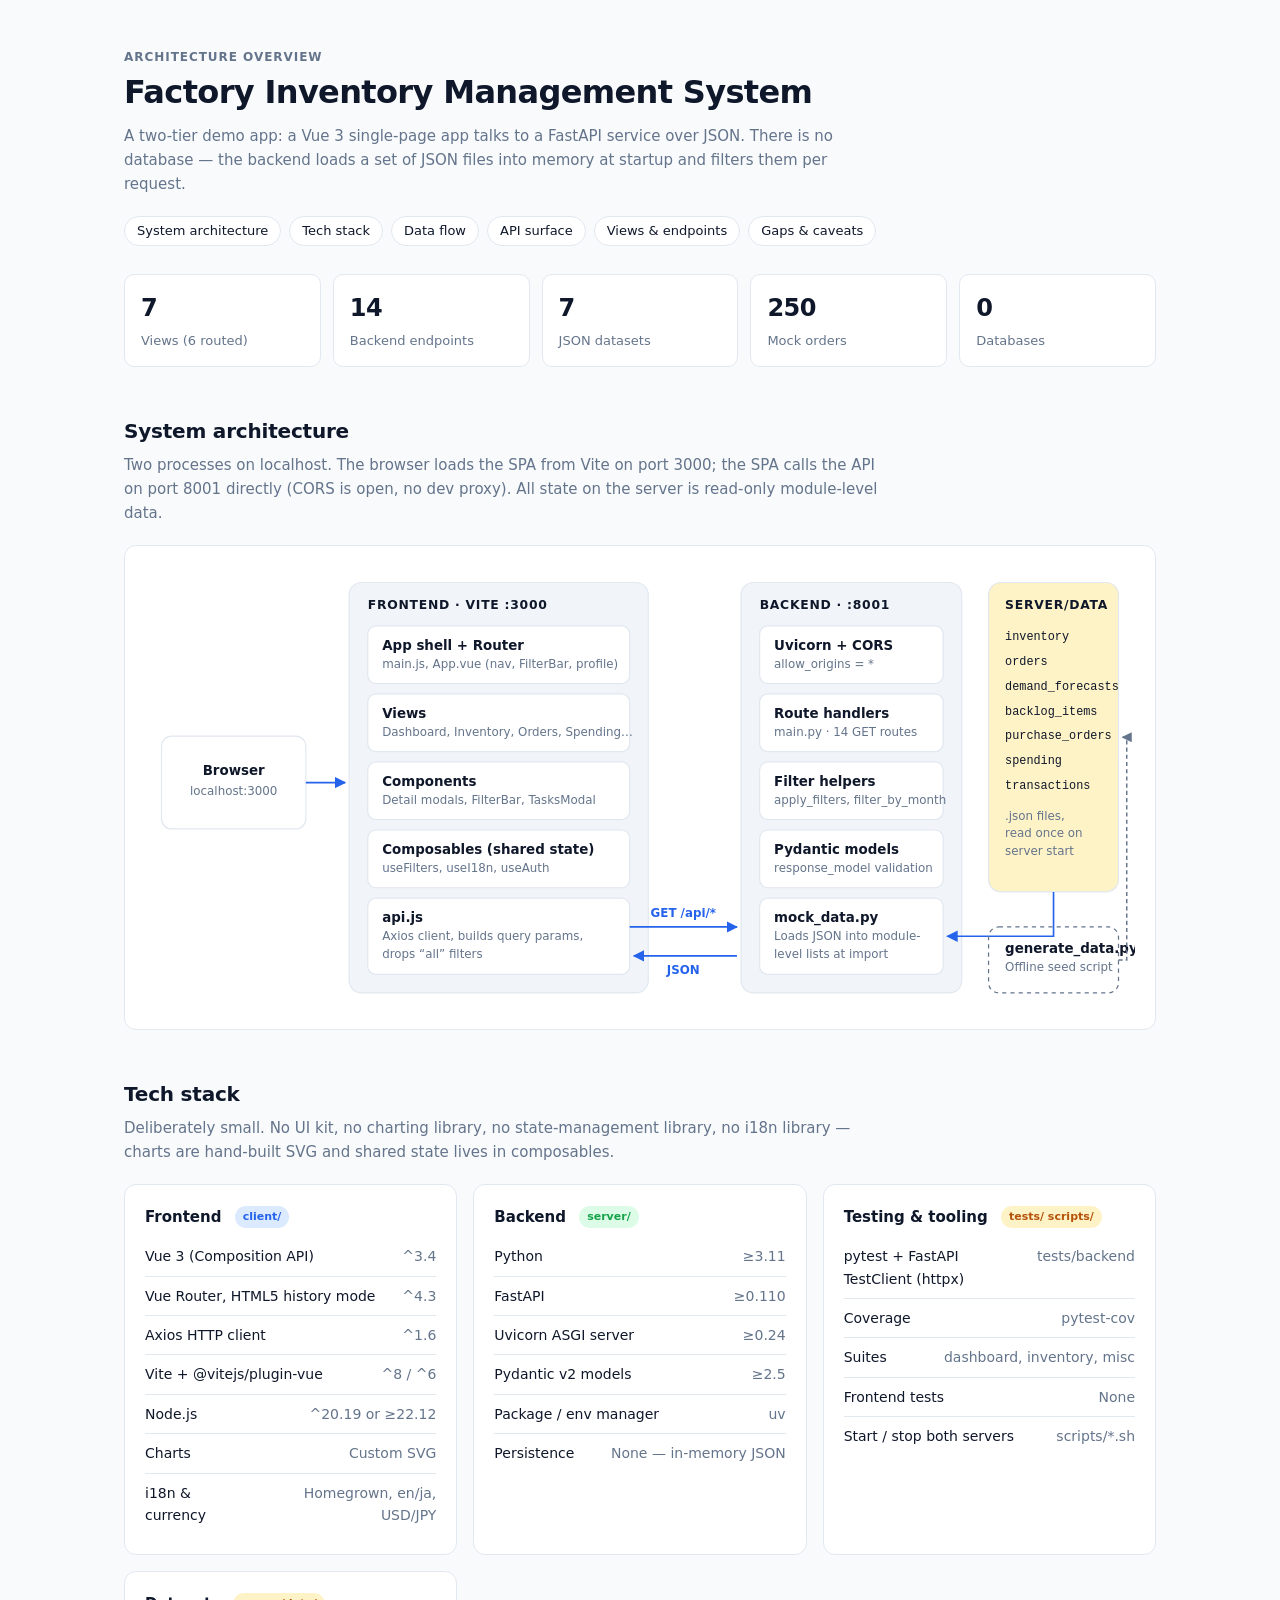
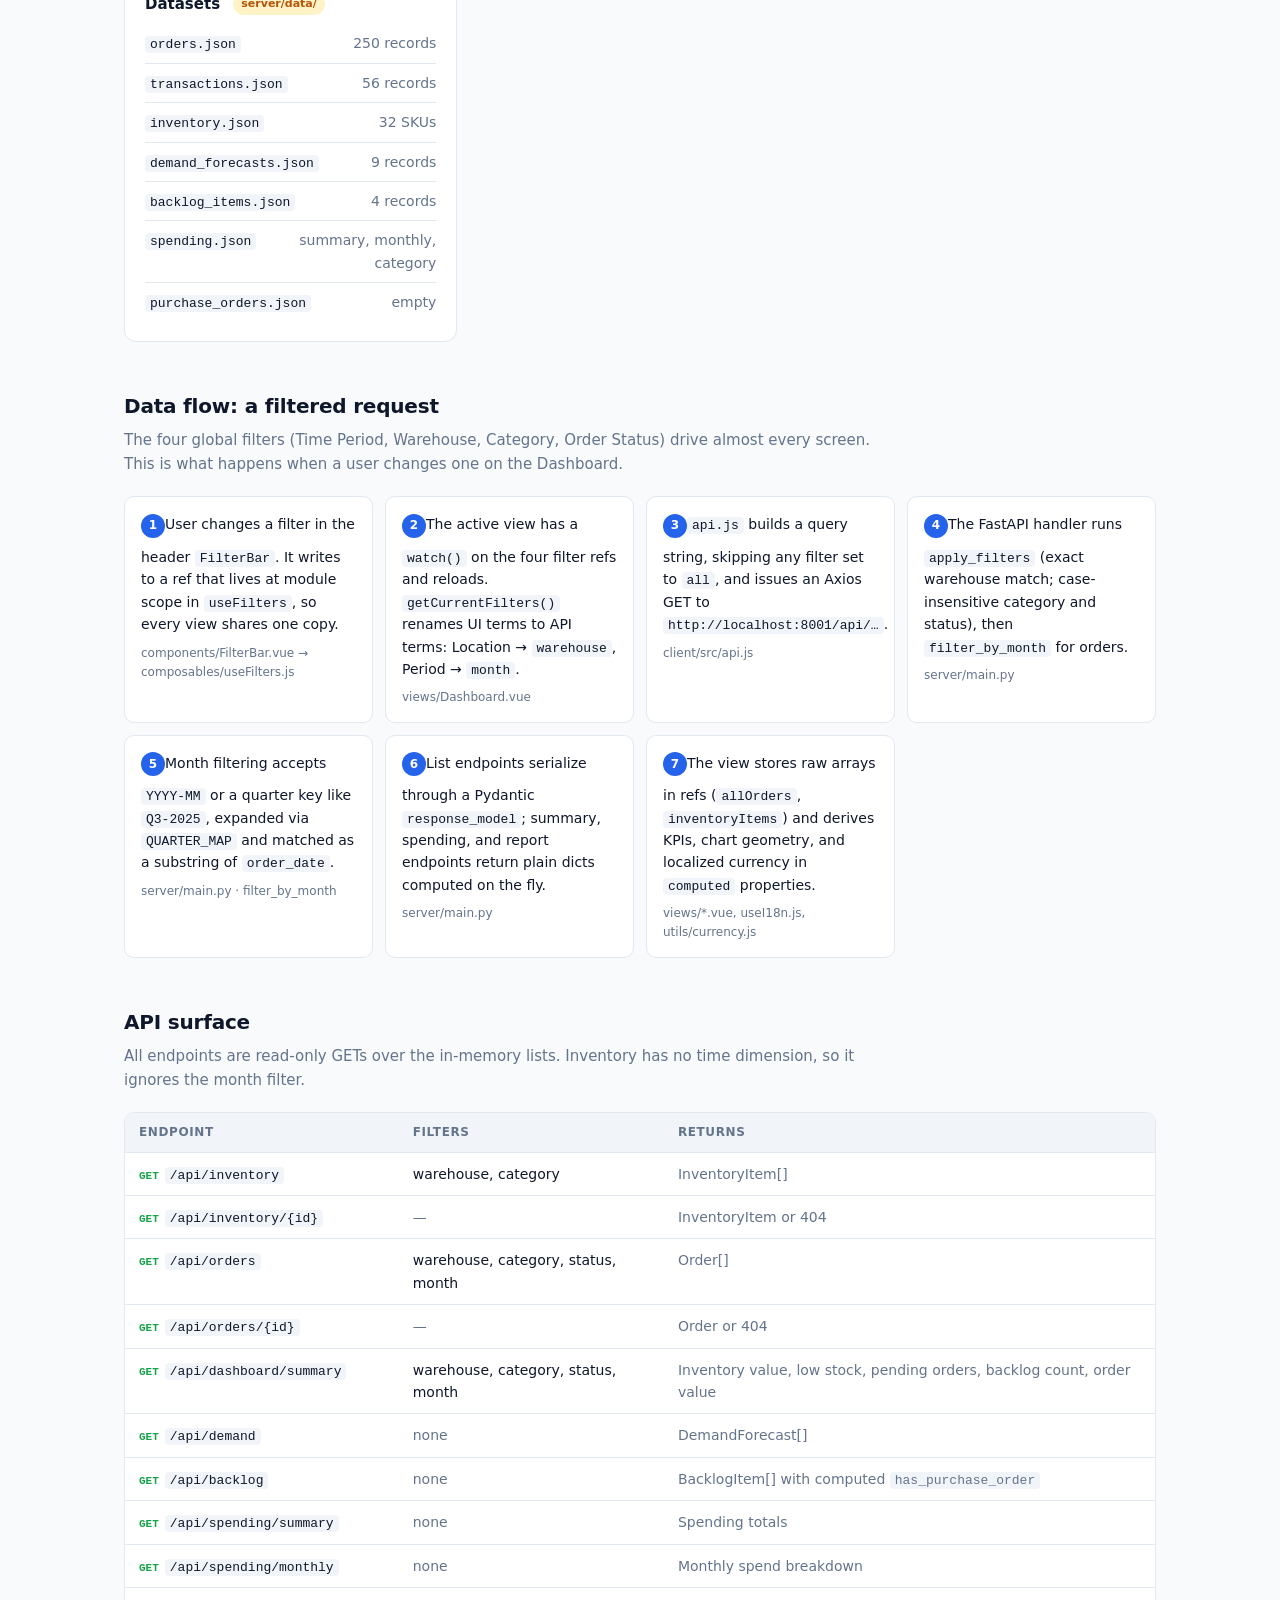
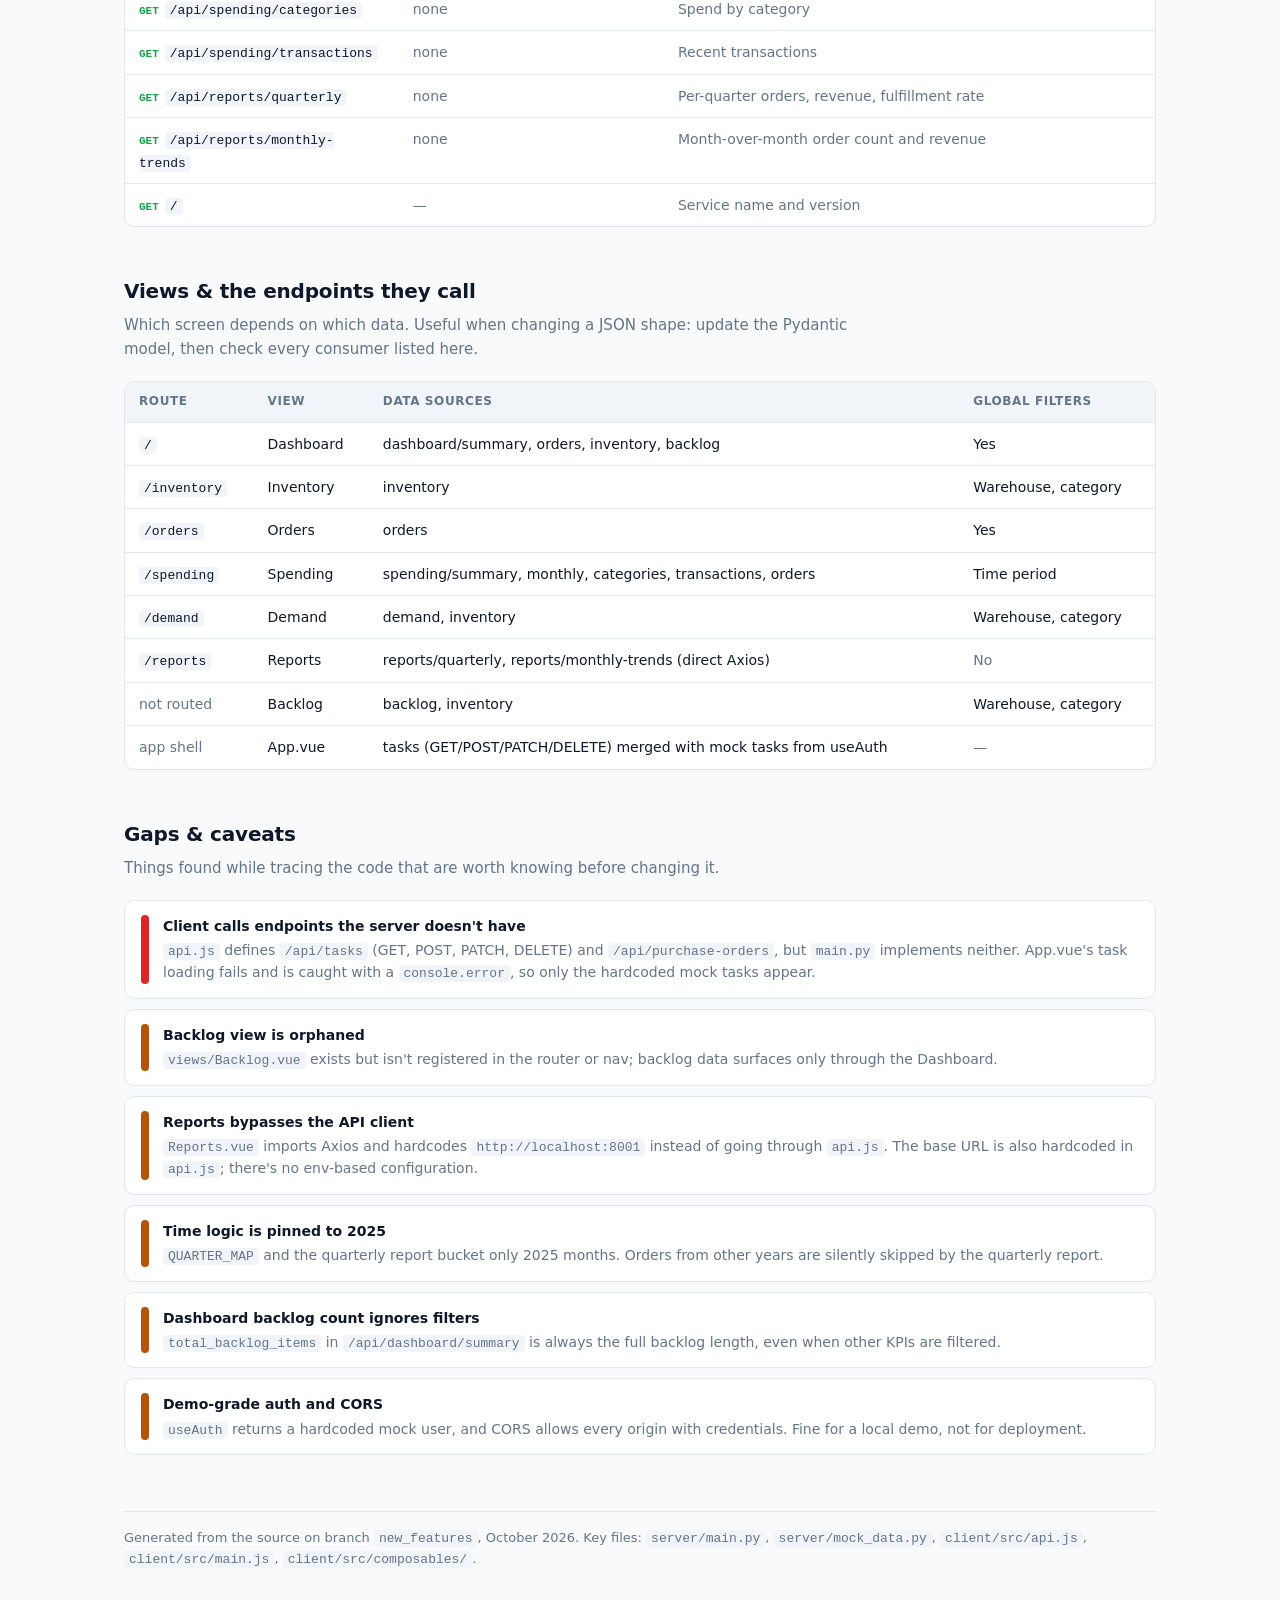
<file: docs/architecture.html>
<!doctype html>
<html lang="en">
<head>
<meta charset="utf-8">
<meta name="viewport" content="width=device-width, initial-scale=1">
<title>Inventory System Architecture</title>
<style>
  :root {
    --bg: #f8fafc;
    --surface: #ffffff;
    --surface-2: #f1f5f9;
    --text: #0f172a;
    --muted: #64748b;
    --border: #e2e8f0;
    --accent: #2563eb;
    --accent-soft: #dbeafe;
    --green: #16a34a;
    --green-soft: #dcfce7;
    --amber: #b45309;
    --amber-soft: #fef3c7;
    --red: #dc2626;
    --red-soft: #fee2e2;
    --code-bg: #f1f5f9;
  }
  @media (prefers-color-scheme: dark) {
    :root:not([data-theme="light"]) {
      --bg: #0b1120;
      --surface: #111827;
      --surface-2: #1e293b;
      --text: #e2e8f0;
      --muted: #94a3b8;
      --border: #334155;
      --accent: #60a5fa;
      --accent-soft: #1e3a5f;
      --green: #4ade80;
      --green-soft: #14532d;
      --amber: #fbbf24;
      --amber-soft: #451a03;
      --red: #f87171;
      --red-soft: #450a0a;
      --code-bg: #1e293b;
    }
  }
  :root[data-theme="dark"] {
    --bg: #0b1120;
    --surface: #111827;
    --surface-2: #1e293b;
    --text: #e2e8f0;
    --muted: #94a3b8;
    --border: #334155;
    --accent: #60a5fa;
    --accent-soft: #1e3a5f;
    --green: #4ade80;
    --green-soft: #14532d;
    --amber: #fbbf24;
    --amber-soft: #451a03;
    --red: #f87171;
    --red-soft: #450a0a;
    --code-bg: #1e293b;
  }

  * { box-sizing: border-box; }
  body {
    margin: 0;
    background: var(--bg);
    color: var(--text);
    font: 15px/1.6 -apple-system, BlinkMacSystemFont, "Segoe UI", Inter, system-ui, sans-serif;
  }
  main { max-width: 1080px; margin: 0 auto; padding: 48px 24px 80px; }
  header { margin-bottom: 40px; }
  .eyebrow { font-size: 12px; font-weight: 600; letter-spacing: .08em; text-transform: uppercase; color: var(--muted); }
  h1 { font-size: 32px; line-height: 1.2; margin: 6px 0 12px; letter-spacing: -.02em; }
  h2 { font-size: 20px; margin: 0 0 6px; letter-spacing: -.01em; }
  h3 { font-size: 15px; margin: 0 0 8px; }
  .lede { color: var(--muted); max-width: 720px; margin: 0; }
  section { margin-top: 48px; }
  .section-intro { color: var(--muted); margin: 0 0 20px; max-width: 760px; }
  code {
    font: 13px/1.4 ui-monospace, SFMono-Regular, Menlo, monospace;
    background: var(--code-bg);
    padding: 1px 5px;
    border-radius: 4px;
  }

  nav.toc { display: flex; flex-wrap: wrap; gap: 8px; margin-top: 20px; }
  nav.toc a {
    font-size: 13px; color: var(--text); text-decoration: none;
    border: 1px solid var(--border); background: var(--surface);
    padding: 4px 12px; border-radius: 999px;
  }
  nav.toc a:hover { border-color: var(--accent); color: var(--accent); }

  .stats { display: grid; grid-template-columns: repeat(auto-fit, minmax(160px, 1fr)); gap: 12px; margin-top: 28px; }
  .stat { background: var(--surface); border: 1px solid var(--border); border-radius: 10px; padding: 14px 16px; }
  .stat b { display: block; font-size: 24px; letter-spacing: -.02em; }
  .stat span { font-size: 13px; color: var(--muted); }

  .card { background: var(--surface); border: 1px solid var(--border); border-radius: 12px; padding: 20px; }
  .diagram-wrap { overflow-x: auto; }
  .diagram-wrap svg { display: block; width: 100%; min-width: 760px; height: auto; }

  svg .box { fill: var(--surface); stroke: var(--border); stroke-width: 1.2; }
  svg .group { fill: var(--surface-2); stroke: var(--border); stroke-width: 1.2; }
  svg .group-data { fill: var(--amber-soft); stroke: var(--border); stroke-width: 1.2; }
  svg .dashed { fill: none; stroke: var(--muted); stroke-width: 1.2; stroke-dasharray: 4 4; }
  svg .t { fill: var(--text); font: 600 13px -apple-system, BlinkMacSystemFont, "Segoe UI", system-ui, sans-serif; }
  svg .s { fill: var(--muted); font: 11.5px -apple-system, BlinkMacSystemFont, "Segoe UI", system-ui, sans-serif; }
  svg .h { fill: var(--text); font: 700 12px -apple-system, BlinkMacSystemFont, "Segoe UI", system-ui, sans-serif; letter-spacing: .06em; text-transform: uppercase; }
  svg .mono { fill: var(--text); font: 11.5px ui-monospace, SFMono-Regular, Menlo, monospace; }
  svg .line { stroke: var(--accent); stroke-width: 1.6; fill: none; }
  svg .line-muted { stroke: var(--muted); stroke-width: 1.4; fill: none; stroke-dasharray: 4 3; }
  svg .lbl { fill: var(--accent); font: 600 11.5px -apple-system, BlinkMacSystemFont, "Segoe UI", system-ui, sans-serif; }
  svg .arrow { fill: var(--accent); }
  svg .arrow-muted { fill: var(--muted); }

  .grid-2 { display: grid; grid-template-columns: repeat(auto-fit, minmax(300px, 1fr)); gap: 16px; }
  .stack-list { list-style: none; margin: 0; padding: 0; }
  .stack-list li { display: flex; justify-content: space-between; gap: 12px; padding: 8px 0; border-top: 1px solid var(--border); font-size: 14px; }
  .stack-list li:first-child { border-top: 0; }
  .stack-list li span:last-child { color: var(--muted); text-align: right; }
  .tag { display: inline-block; font-size: 11px; font-weight: 600; padding: 2px 8px; border-radius: 999px; margin-left: 8px; vertical-align: 2px; }
  .tag.fe { background: var(--accent-soft); color: var(--accent); }
  .tag.be { background: var(--green-soft); color: var(--green); }
  .tag.data { background: var(--amber-soft); color: var(--amber); }

  ol.flow { list-style: none; margin: 0; padding: 0; display: grid; grid-template-columns: repeat(auto-fit, minmax(240px, 1fr)); gap: 12px; counter-reset: step; }
  ol.flow li { counter-increment: step; background: var(--surface); border: 1px solid var(--border); border-radius: 10px; padding: 16px 16px 14px; position: relative; font-size: 14px; }
  ol.flow li::before {
    content: counter(step);
    display: inline-flex; align-items: center; justify-content: center;
    width: 24px; height: 24px; border-radius: 50%;
    background: var(--accent); color: var(--surface);
    font-size: 12px; font-weight: 700; margin-bottom: 8px;
  }
  ol.flow li .where { display: block; font-size: 12px; color: var(--muted); margin-top: 8px; }

  .table-wrap { overflow-x: auto; border: 1px solid var(--border); border-radius: 10px; background: var(--surface); }
  table { width: 100%; border-collapse: collapse; font-size: 14px; }
  th, td { text-align: left; padding: 10px 14px; border-top: 1px solid var(--border); vertical-align: top; }
  thead th { border-top: 0; font-size: 12px; text-transform: uppercase; letter-spacing: .05em; color: var(--muted); background: var(--surface-2); }
  td.dim { color: var(--muted); }
  .method { font: 600 11px ui-monospace, Menlo, monospace; color: var(--green); margin-right: 6px; }

  .notes { display: grid; gap: 10px; }
  .note { display: grid; grid-template-columns: 8px 1fr; gap: 14px; background: var(--surface); border: 1px solid var(--border); border-radius: 10px; padding: 14px 16px; font-size: 14px; }
  .note::before { content: ""; border-radius: 4px; background: var(--amber); }
  .note.red::before { background: var(--red); }
  .note b { display: block; margin-bottom: 2px; }
  .note p { margin: 0; color: var(--muted); }

  footer { margin-top: 56px; font-size: 13px; color: var(--muted); border-top: 1px solid var(--border); padding-top: 16px; }

  @media (max-width: 600px) {
    main { padding: 32px 16px 56px; }
    h1 { font-size: 26px; }
  }
</style>
</head>
<body>
<main>
  <header>
    <div class="eyebrow">Architecture overview</div>
    <h1>Factory Inventory Management System</h1>
    <p class="lede">A two-tier demo app: a Vue 3 single-page app talks to a FastAPI service over JSON. There is no database &mdash; the backend loads a set of JSON files into memory at startup and filters them per request.</p>
    <nav class="toc">
      <a href="#architecture">System architecture</a>
      <a href="#stack">Tech stack</a>
      <a href="#flow">Data flow</a>
      <a href="#api">API surface</a>
      <a href="#views">Views &amp; endpoints</a>
      <a href="#notes">Gaps &amp; caveats</a>
    </nav>
    <div class="stats">
      <div class="stat"><b>7</b><span>Views (6 routed)</span></div>
      <div class="stat"><b>14</b><span>Backend endpoints</span></div>
      <div class="stat"><b>7</b><span>JSON datasets</span></div>
      <div class="stat"><b>250</b><span>Mock orders</span></div>
      <div class="stat"><b>0</b><span>Databases</span></div>
    </div>
  </header>

  <section id="architecture">
    <h2>System architecture</h2>
    <p class="section-intro">Two processes on localhost. The browser loads the SPA from Vite on port 3000; the SPA calls the API on port 8001 directly (CORS is open, no dev proxy). All state on the server is read-only module-level data.</p>
    <div class="card diagram-wrap">
      <svg viewBox="0 0 960 430" role="img" aria-label="Browser to Vue SPA to FastAPI to JSON data files">
        <defs>
          <marker id="a" viewBox="0 0 10 10" refX="9" refY="5" markerWidth="7" markerHeight="7" orient="auto-start-reverse"><path d="M0,0 L10,5 L0,10 z" class="arrow"/></marker>
          <marker id="am" viewBox="0 0 10 10" refX="9" refY="5" markerWidth="7" markerHeight="7" orient="auto-start-reverse"><path d="M0,0 L10,5 L0,10 z" class="arrow-muted"/></marker>
        </defs>

        <!-- Browser -->
        <rect class="box" x="16" y="165" width="140" height="90" rx="10"/>
        <text class="t" x="86" y="203" text-anchor="middle">Browser</text>
        <text class="s" x="86" y="222" text-anchor="middle">localhost:3000</text>
        <line class="line" x1="156" y1="210" x2="194" y2="210" marker-end="url(#a)"/>

        <!-- Frontend -->
        <rect class="group" x="198" y="16" width="290" height="398" rx="12"/>
        <text class="h" x="216" y="42">Frontend &middot; Vite :3000</text>

        <rect class="box" x="216" y="58" width="254" height="56" rx="8"/>
        <text class="t" x="230" y="81">App shell + Router</text>
        <text class="s" x="230" y="99">main.js, App.vue (nav, FilterBar, profile)</text>

        <rect class="box" x="216" y="124" width="254" height="56" rx="8"/>
        <text class="t" x="230" y="147">Views</text>
        <text class="s" x="230" y="165">Dashboard, Inventory, Orders, Spending&hellip;</text>

        <rect class="box" x="216" y="190" width="254" height="56" rx="8"/>
        <text class="t" x="230" y="213">Components</text>
        <text class="s" x="230" y="231">Detail modals, FilterBar, TasksModal</text>

        <rect class="box" x="216" y="256" width="254" height="56" rx="8"/>
        <text class="t" x="230" y="279">Composables (shared state)</text>
        <text class="s" x="230" y="297">useFilters, useI18n, useAuth</text>

        <rect class="box" x="216" y="322" width="254" height="74" rx="8"/>
        <text class="t" x="230" y="345">api.js</text>
        <text class="s" x="230" y="363">Axios client, builds query params,</text>
        <text class="s" x="230" y="380">drops &ldquo;all&rdquo; filters</text>

        <!-- HTTP arrows -->
        <line class="line" x1="470" y1="350" x2="574" y2="350" marker-end="url(#a)"/>
        <text class="lbl" x="522" y="340" text-anchor="middle">GET /api/*</text>
        <line class="line" x1="574" y1="378" x2="474" y2="378" marker-end="url(#a)"/>
        <text class="lbl" x="522" y="396" text-anchor="middle">JSON</text>

        <!-- Backend -->
        <rect class="group" x="578" y="16" width="214" height="398" rx="12"/>
        <text class="h" x="596" y="42">Backend &middot; :8001</text>

        <rect class="box" x="596" y="58" width="178" height="56" rx="8"/>
        <text class="t" x="610" y="81">Uvicorn + CORS</text>
        <text class="s" x="610" y="99">allow_origins = *</text>

        <rect class="box" x="596" y="124" width="178" height="56" rx="8"/>
        <text class="t" x="610" y="147">Route handlers</text>
        <text class="s" x="610" y="165">main.py &middot; 14 GET routes</text>

        <rect class="box" x="596" y="190" width="178" height="56" rx="8"/>
        <text class="t" x="610" y="213">Filter helpers</text>
        <text class="s" x="610" y="231">apply_filters, filter_by_month</text>

        <rect class="box" x="596" y="256" width="178" height="56" rx="8"/>
        <text class="t" x="610" y="279">Pydantic models</text>
        <text class="s" x="610" y="297">response_model validation</text>

        <rect class="box" x="596" y="322" width="178" height="74" rx="8"/>
        <text class="t" x="610" y="345">mock_data.py</text>
        <text class="s" x="610" y="363">Loads JSON into module-</text>
        <text class="s" x="610" y="380">level lists at import</text>

        <!-- Data -->
        <rect class="group-data" x="818" y="16" width="126" height="300" rx="12"/>
        <text class="h" x="834" y="42">server/data</text>
        <text class="mono" x="834" y="72">inventory</text>
        <text class="mono" x="834" y="96">orders</text>
        <text class="mono" x="834" y="120">demand_forecasts</text>
        <text class="mono" x="834" y="144">backlog_items</text>
        <text class="mono" x="834" y="168">purchase_orders</text>
        <text class="mono" x="834" y="192">spending</text>
        <text class="mono" x="834" y="216">transactions</text>
        <text class="s" x="834" y="246">.json files,</text>
        <text class="s" x="834" y="263">read once on</text>
        <text class="s" x="834" y="280">server start</text>
        <path class="line" d="M881,316 L881,359 L778,359" marker-end="url(#a)"/>

        <rect class="dashed" x="818" y="350" width="126" height="64" rx="10"/>
        <text class="t" x="834" y="375">generate_data.py</text>
        <text class="s" x="834" y="393">Offline seed script</text>
        <path class="line-muted" d="M944,382 L952,382 L952,166 L948,166" marker-end="url(#am)"/>
      </svg>
    </div>
  </section>

  <section id="stack">
    <h2>Tech stack</h2>
    <p class="section-intro">Deliberately small. No UI kit, no charting library, no state-management library, no i18n library &mdash; charts are hand-built SVG and shared state lives in composables.</p>
    <div class="grid-2">
      <div class="card">
        <h3>Frontend <span class="tag fe">client/</span></h3>
        <ul class="stack-list">
          <li><span>Vue 3 (Composition API)</span><span>^3.4</span></li>
          <li><span>Vue Router, HTML5 history mode</span><span>^4.3</span></li>
          <li><span>Axios HTTP client</span><span>^1.6</span></li>
          <li><span>Vite + @vitejs/plugin-vue</span><span>^8 / ^6</span></li>
          <li><span>Node.js</span><span>^20.19 or &ge;22.12</span></li>
          <li><span>Charts</span><span>Custom SVG</span></li>
          <li><span>i18n &amp; currency</span><span>Homegrown, en/ja, USD/JPY</span></li>
        </ul>
      </div>
      <div class="card">
        <h3>Backend <span class="tag be">server/</span></h3>
        <ul class="stack-list">
          <li><span>Python</span><span>&ge;3.11</span></li>
          <li><span>FastAPI</span><span>&ge;0.110</span></li>
          <li><span>Uvicorn ASGI server</span><span>&ge;0.24</span></li>
          <li><span>Pydantic v2 models</span><span>&ge;2.5</span></li>
          <li><span>Package / env manager</span><span>uv</span></li>
          <li><span>Persistence</span><span>None &mdash; in-memory JSON</span></li>
        </ul>
      </div>
      <div class="card">
        <h3>Testing &amp; tooling <span class="tag data">tests/ scripts/</span></h3>
        <ul class="stack-list">
          <li><span>pytest + FastAPI TestClient (httpx)</span><span>tests/backend</span></li>
          <li><span>Coverage</span><span>pytest-cov</span></li>
          <li><span>Suites</span><span>dashboard, inventory, misc</span></li>
          <li><span>Frontend tests</span><span>None</span></li>
          <li><span>Start / stop both servers</span><span>scripts/*.sh</span></li>
        </ul>
      </div>
      <div class="card">
        <h3>Datasets <span class="tag data">server/data/</span></h3>
        <ul class="stack-list">
          <li><span><code>orders.json</code></span><span>250 records</span></li>
          <li><span><code>transactions.json</code></span><span>56 records</span></li>
          <li><span><code>inventory.json</code></span><span>32 SKUs</span></li>
          <li><span><code>demand_forecasts.json</code></span><span>9 records</span></li>
          <li><span><code>backlog_items.json</code></span><span>4 records</span></li>
          <li><span><code>spending.json</code></span><span>summary, monthly, category</span></li>
          <li><span><code>purchase_orders.json</code></span><span>empty</span></li>
        </ul>
      </div>
    </div>
  </section>

  <section id="flow">
    <h2>Data flow: a filtered request</h2>
    <p class="section-intro">The four global filters (Time Period, Warehouse, Category, Order Status) drive almost every screen. This is what happens when a user changes one on the Dashboard.</p>
    <ol class="flow">
      <li>User changes a filter in the header <code>FilterBar</code>. It writes to a ref that lives at module scope in <code>useFilters</code>, so every view shares one copy.
        <span class="where">components/FilterBar.vue &rarr; composables/useFilters.js</span></li>
      <li>The active view has a <code>watch()</code> on the four filter refs and reloads. <code>getCurrentFilters()</code> renames UI terms to API terms: Location &rarr; <code>warehouse</code>, Period &rarr; <code>month</code>.
        <span class="where">views/Dashboard.vue</span></li>
      <li><code>api.js</code> builds a query string, skipping any filter set to <code>all</code>, and issues an Axios GET to <code>http://localhost:8001/api/&hellip;</code>.
        <span class="where">client/src/api.js</span></li>
      <li>The FastAPI handler runs <code>apply_filters</code> (exact warehouse match; case-insensitive category and status), then <code>filter_by_month</code> for orders.
        <span class="where">server/main.py</span></li>
      <li>Month filtering accepts <code>YYYY-MM</code> or a quarter key like <code>Q3-2025</code>, expanded via <code>QUARTER_MAP</code> and matched as a substring of <code>order_date</code>.
        <span class="where">server/main.py &middot; filter_by_month</span></li>
      <li>List endpoints serialize through a Pydantic <code>response_model</code>; summary, spending, and report endpoints return plain dicts computed on the fly.
        <span class="where">server/main.py</span></li>
      <li>The view stores raw arrays in refs (<code>allOrders</code>, <code>inventoryItems</code>) and derives KPIs, chart geometry, and localized currency in <code>computed</code> properties.
        <span class="where">views/*.vue, useI18n.js, utils/currency.js</span></li>
    </ol>
  </section>

  <section id="api">
    <h2>API surface</h2>
    <p class="section-intro">All endpoints are read-only GETs over the in-memory lists. Inventory has no time dimension, so it ignores the month filter.</p>
    <div class="table-wrap">
      <table>
        <thead><tr><th>Endpoint</th><th>Filters</th><th>Returns</th></tr></thead>
        <tbody>
          <tr><td><span class="method">GET</span><code>/api/inventory</code></td><td>warehouse, category</td><td class="dim">InventoryItem[]</td></tr>
          <tr><td><span class="method">GET</span><code>/api/inventory/{id}</code></td><td class="dim">&mdash;</td><td class="dim">InventoryItem or 404</td></tr>
          <tr><td><span class="method">GET</span><code>/api/orders</code></td><td>warehouse, category, status, month</td><td class="dim">Order[]</td></tr>
          <tr><td><span class="method">GET</span><code>/api/orders/{id}</code></td><td class="dim">&mdash;</td><td class="dim">Order or 404</td></tr>
          <tr><td><span class="method">GET</span><code>/api/dashboard/summary</code></td><td>warehouse, category, status, month</td><td class="dim">Inventory value, low stock, pending orders, backlog count, order value</td></tr>
          <tr><td><span class="method">GET</span><code>/api/demand</code></td><td class="dim">none</td><td class="dim">DemandForecast[]</td></tr>
          <tr><td><span class="method">GET</span><code>/api/backlog</code></td><td class="dim">none</td><td class="dim">BacklogItem[] with computed <code>has_purchase_order</code></td></tr>
          <tr><td><span class="method">GET</span><code>/api/spending/summary</code></td><td class="dim">none</td><td class="dim">Spending totals</td></tr>
          <tr><td><span class="method">GET</span><code>/api/spending/monthly</code></td><td class="dim">none</td><td class="dim">Monthly spend breakdown</td></tr>
          <tr><td><span class="method">GET</span><code>/api/spending/categories</code></td><td class="dim">none</td><td class="dim">Spend by category</td></tr>
          <tr><td><span class="method">GET</span><code>/api/spending/transactions</code></td><td class="dim">none</td><td class="dim">Recent transactions</td></tr>
          <tr><td><span class="method">GET</span><code>/api/reports/quarterly</code></td><td class="dim">none</td><td class="dim">Per-quarter orders, revenue, fulfillment rate</td></tr>
          <tr><td><span class="method">GET</span><code>/api/reports/monthly-trends</code></td><td class="dim">none</td><td class="dim">Month-over-month order count and revenue</td></tr>
          <tr><td><span class="method">GET</span><code>/</code></td><td class="dim">&mdash;</td><td class="dim">Service name and version</td></tr>
        </tbody>
      </table>
    </div>
  </section>

  <section id="views">
    <h2>Views &amp; the endpoints they call</h2>
    <p class="section-intro">Which screen depends on which data. Useful when changing a JSON shape: update the Pydantic model, then check every consumer listed here.</p>
    <div class="table-wrap">
      <table>
        <thead><tr><th>Route</th><th>View</th><th>Data sources</th><th>Global filters</th></tr></thead>
        <tbody>
          <tr><td><code>/</code></td><td>Dashboard</td><td>dashboard/summary, orders, inventory, backlog</td><td>Yes</td></tr>
          <tr><td><code>/inventory</code></td><td>Inventory</td><td>inventory</td><td>Warehouse, category</td></tr>
          <tr><td><code>/orders</code></td><td>Orders</td><td>orders</td><td>Yes</td></tr>
          <tr><td><code>/spending</code></td><td>Spending</td><td>spending/summary, monthly, categories, transactions, orders</td><td>Time period</td></tr>
          <tr><td><code>/demand</code></td><td>Demand</td><td>demand, inventory</td><td>Warehouse, category</td></tr>
          <tr><td><code>/reports</code></td><td>Reports</td><td>reports/quarterly, reports/monthly-trends (direct Axios)</td><td class="dim">No</td></tr>
          <tr><td class="dim">not routed</td><td>Backlog</td><td>backlog, inventory</td><td>Warehouse, category</td></tr>
          <tr><td class="dim">app shell</td><td>App.vue</td><td>tasks (GET/POST/PATCH/DELETE) merged with mock tasks from useAuth</td><td class="dim">&mdash;</td></tr>
        </tbody>
      </table>
    </div>
  </section>

  <section id="notes">
    <h2>Gaps &amp; caveats</h2>
    <p class="section-intro">Things found while tracing the code that are worth knowing before changing it.</p>
    <div class="notes">
      <div class="note red"><div><b>Client calls endpoints the server doesn't have</b><p><code>api.js</code> defines <code>/api/tasks</code> (GET, POST, PATCH, DELETE) and <code>/api/purchase-orders</code>, but <code>main.py</code> implements neither. App.vue's task loading fails and is caught with a <code>console.error</code>, so only the hardcoded mock tasks appear.</p></div></div>
      <div class="note"><div><b>Backlog view is orphaned</b><p><code>views/Backlog.vue</code> exists but isn't registered in the router or nav; backlog data surfaces only through the Dashboard.</p></div></div>
      <div class="note"><div><b>Reports bypasses the API client</b><p><code>Reports.vue</code> imports Axios and hardcodes <code>http://localhost:8001</code> instead of going through <code>api.js</code>. The base URL is also hardcoded in <code>api.js</code>; there's no env-based configuration.</p></div></div>
      <div class="note"><div><b>Time logic is pinned to 2025</b><p><code>QUARTER_MAP</code> and the quarterly report bucket only 2025 months. Orders from other years are silently skipped by the quarterly report.</p></div></div>
      <div class="note"><div><b>Dashboard backlog count ignores filters</b><p><code>total_backlog_items</code> in <code>/api/dashboard/summary</code> is always the full backlog length, even when other KPIs are filtered.</p></div></div>
      <div class="note"><div><b>Demo-grade auth and CORS</b><p><code>useAuth</code> returns a hardcoded mock user, and CORS allows every origin with credentials. Fine for a local demo, not for deployment.</p></div></div>
    </div>
  </section>

  <footer>Generated from the source on branch <code>new_features</code>, October 2026. Key files: <code>server/main.py</code>, <code>server/mock_data.py</code>, <code>client/src/api.js</code>, <code>client/src/main.js</code>, <code>client/src/composables/</code>.</footer>
</main>
</body>
</html>
</file>
